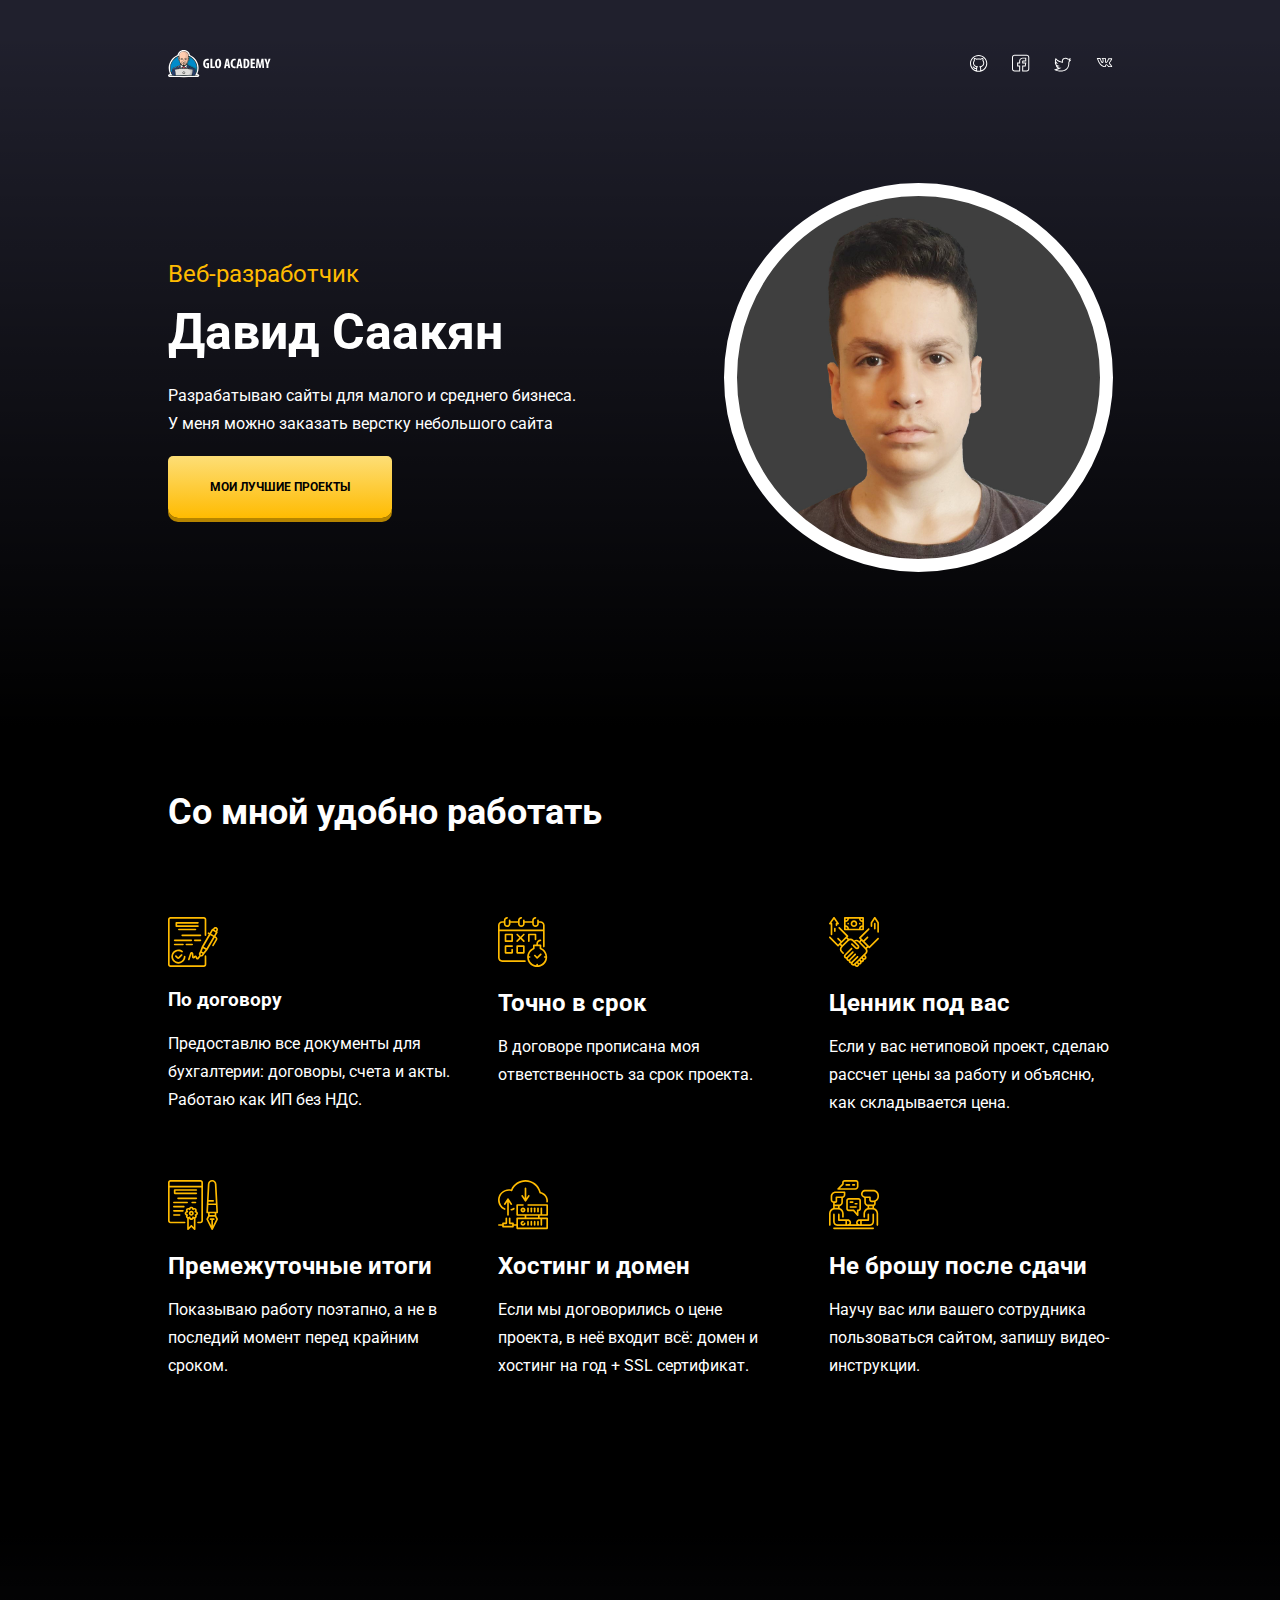
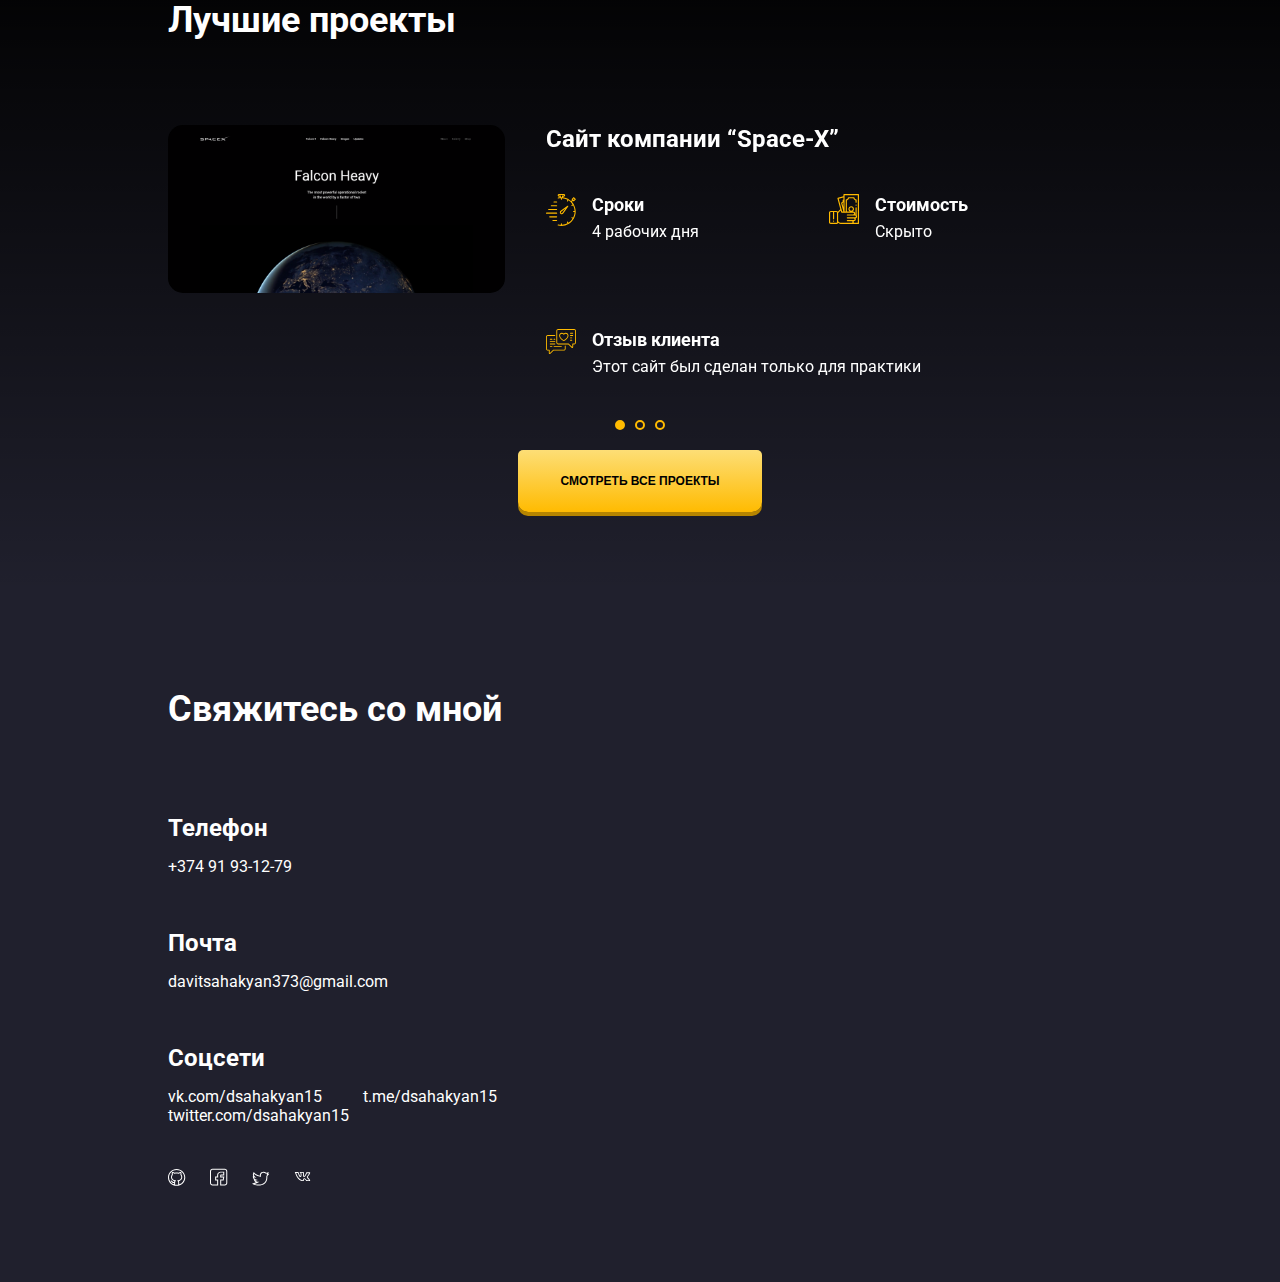
<file: index.html>
<!DOCTYPE html>
<html>
<!-- V2 -->

<head>
    <meta charset="UTF-8">
    <meta name="viewport" content="width=device-width, initial-scale=1.0">
    <link href="https://fonts.googleapis.com/css2?family=Roboto:wght@400;700&display=swap" rel="stylesheet">
    <link rel="stylesheet" href="css/swiper-bundle.min.css">
    <link rel="stylesheet" href="css/animate.min.css">
    <link rel="stylesheet" href="css/style.css">
    <title>Давид Саакян - Веб-разработчик</title>
</head>

<body>
    <header class="hero">
        <div class="container">
            <div class="hero-header">
                <img src="img/logo.svg" alt="" class="logo">
                <div class="social-links">
                    <a href="https://github.com/dsahakyan15" class="social-link">
                        <img src="img/social/github.svg" alt="Github"></a>
                    <a href="https://www.facebook.com/dsahakyan15/" class="social-link">
                        <img src="img/social/facebook.svg" alt="Facebook"></a>
                    <a href="https://twitter.com/dsahakyan15" class="social-link">
                        <img src="img/social/twitter.svg" alt="Twitter"></a>
                    <a href="https://vk.com/dsahakyan15" class="social-link">
                        <img src="img/social/vk.svg" alt="Vk"></a>
                </div>
                <!-- /.social-links -->
            </div>
            <!-- /.hero-header -->
            <div class="hero-content">
                <div class="hero-text">
                    <span class="hero-subtitle wow fadeInRight" data-wow-delay="0.2s">Веб-разработчик</span>
                    <h1 class="hero-title wow fadeInRight" data-wow-delay="0.4s">Давид Саакян</h1>
                    <p class="hero-description wow fadeInRight" data-wow-delay="0.6s">Разрабатываю сайты для малого и
                        среднего бизнеса. У меня можно заказать
                        верстку небольшого сайта</p>
                    <a class="button hero-button" href="#projects" data-wow-delay="0.8s">Мои лучшие проекты</a>
                </div>
                <!-- /.hero-text -->
                <div class="hero-avatar wow fadeIn" data-wow-delay="1.5s">
                </div>
                <!-- /.hero-avatar -->
            </div>
            <!-- /.hero-content -->
        </div>
    </header>
    <main>
        <section class="features section">
            <div class="container">
                <h2 class="section-title">Со мной удобно работать</h2>
                <div class="features-block">
                    <div class="features-item">
                        <img src="img/offer-img.svg" alt="По договору" class="features-img">
                        <h3 class="fetures-title">По договору</h3>
                        <p class="features-text">Предоставлю все документы для бухгалтерии: договоры, счета и акты.
                            Работаю как ИП без НДС.</p>
                    </div>
                    <div class="features-item">
                        <img src="img/deadline-img.svg" alt="Точно в срок" class="features-img">
                        <h3 class="features-title">Точно в срок</h3>
                        <p class="features-text">В договоре прописана моя ответственность за срок проекта.</p>
                    </div>
                    <div class="features-item">
                        <img src="img/agreement-img.svg" alt="Ценник под вас" class="features-img">
                        <h3 class="features-title">Ценник под вас</h3>
                        <p class="features-text">Если у вас нетиповой проект, сделаю рассчет цены за работу и объясню,
                            как складывается цена.</p>
                    </div>
                    <div class="features-item">
                        <img src="img/steps-img.svg" alt="Премежуточные итоги" class="features-img">
                        <h3 class="features-title">Премежуточные итоги</h3>
                        <p class="features-text">Показываю работу поэтапно, а не в последий момент перед крайним сроком.
                        </p>
                    </div>
                    <div class="features-item">
                        <img src="img/storage-img.svg" alt="Хостинг и домен " class="features-img">
                        <h3 class="features-title">Хостинг и домен</h3>
                        <p class="features-text">Если мы договорились о цене проекта, в неё входит всё: домен и хостинг
                            на год + SSL сертификат.</p>
                    </div>
                    <div class="features-item">
                        <img src="img/conversation-img.svg" alt="Не брошу после сдачи" class="features-img">
                        <h3 class="features-title">Не брошу после сдачи</h3>
                        <p class="features-text">Научу вас или вашего сотрудника пользоваться сайтом, запишу
                            видео-инструкции.</p>
                    </div>
                </div>
            </div>
            <!-- /.container -->
        </section>
        <!-- /.features -->
        <section class="section projects" id="projects">
            <div class="container">
                <h2 class="section-title">Лучшие проекты</h2>
                <!-- Slider main container -->
                <div class="swiper-container projects-slider">
                    <!-- Additional required wrapper -->
                    <div class="swiper-wrapper">
                        <!-- Slides -->
                        <!-- Space X -->
                        <div class="swiper-slide projects-slide">
                            <div class="project-image">
                                <a href="https://dsahakyan15.github.io/Space-X/">
                                    <img src="img/projects/Space-X.png" alt="Сайт компании “Space-X”"
                                        class="project-img">
                                </a>
                            </div>
                            <div class="project-text">
                                <h3 class="project-title">Сайт компании “Space-X”</h3>
                                <div class="project-time">
                                    <img src="img/time-icon.svg" alt="Сроки" class="project-icon">
                                    <div class="project-description">
                                        <h4 class="project-subtitle">Сроки</h4>
                                        <p class="project-paragraph">4 рабочих дня</p>
                                    </div>
                                </div>
                                <!-- /.project-time -->
                                <div class="project-cost">
                                    <img src="img/cost-icon.svg" alt="Стоимость" class="project-icon">
                                    <div class="project-description">
                                        <h4 class="project-subtitle">Стоимость</h4>
                                        <p class="project-paragraph">Скрыто</p>
                                    </div>
                                </div>
                                <!-- /.project-cost -->
                                <div class="project-feedback">
                                    <img src="img/feedback-icon.svg" alt="Отзыв клиента" class="project-icon">
                                    <div class="project-description">
                                        <h4 class="project-subtitle">Отзыв клиента</h4>
                                        <p class="project-paragraph">Этот сайт был сделан только для практики</p>
                                    </div>
                                </div>
                                <!-- /.project-feedback -->
                            </div>
                        </div>
                        <!-- /.Space X -->
                        <!-- Batman -->
                        <div class="swiper-slide projects-slide">
                            <div class="project-image">
                                <a href="https://dsahakyan15.github.io/Batman/">
                                    <img src="img/projects/Batman.png" alt="Сайт фильма “Batman”"
                                        class="project-img">
                                </a>
                            </div>
                            <div class="project-text">
                                <h3 class="project-title">Сайт фильма “Batman”</h3>
                                <div class="project-time">
                                    <img src="img/time-icon.svg" alt="Сроки" class="project-icon">
                                    <div class="project-description">
                                        <h4 class="project-subtitle">Сроки</h4>
                                        <p class="project-paragraph">4 рабочих дня</p>
                                    </div>
                                </div>
                                <!-- /.project-time -->
                                <div class="project-cost">
                                    <img src="img/cost-icon.svg" alt="Стоимость" class="project-icon">
                                    <div class="project-description">
                                        <h4 class="project-subtitle">Стоимость</h4>
                                        <p class="project-paragraph">Скрыто</p>
                                    </div>
                                </div>
                                <!-- /.project-cost -->
                                <div class="project-feedback">
                                    <img src="img/feedback-icon.svg" alt="Отзыв клиента" class="project-icon">
                                    <div class="project-description">
                                        <h4 class="project-subtitle">Отзыв клиента</h4>
                                        <p class="project-paragraph">Этот сайт был сделан только для практики</p>
                                    </div>
                                </div>
                                <!-- /.project-feedback -->
                            </div>
                        </div>
                        <!-- /.Batman -->
                        <!-- Ghostbusters -->
                        <div class="swiper-slide projects-slide">
                            <div class="project-image">
                                <a href="https://dsahakyan15.github.io/Ghostbusters/">
                                    <img src="img/projects/Ghostbusters.png" alt="Сайт фильма “Ghostbusters”"
                                        class="project-img">
                                </a>
                            </div>
                            <div class="project-text">
                                <h3 class="project-title">Сайт фильма “Ghostbusters”</h3>
                                <div class="project-time">
                                    <img src="img/time-icon.svg" alt="Сроки" class="project-icon">
                                    <div class="project-description">
                                        <h4 class="project-subtitle">Сроки</h4>
                                        <p class="project-paragraph">5 рабочих дня</p>
                                    </div>
                                </div>
                                <!-- /.project-time -->
                                <div class="project-cost">
                                    <img src="img/cost-icon.svg" alt="Стоимость" class="project-icon">
                                    <div class="project-description">
                                        <h4 class="project-subtitle">Стоимость</h4>
                                        <p class="project-paragraph">Скрыто</p>
                                    </div>
                                </div>
                                <!-- /.project-cost -->
                                <div class="project-feedback">
                                    <img src="img/feedback-icon.svg" alt="Отзыв клиента" class="project-icon">
                                    <div class="project-description">
                                        <h4 class="project-subtitle">Отзыв клиента</h4>
                                        <p class="project-paragraph">Этот сайт был сделан только для практики</p>
                                    </div>
                                </div>
                                <!-- /.project-feedback -->
                            </div>
                        </div>
                        <!-- /.Ghostbusters -->
                    </div>
                    <!-- If we need pagination -->
                    <div class="projects-pagination"></div>

                </div>
                <a href="pages/projects.html"><button class="button projects-button">Смотреть все проекты </button></a>
            </div>
            <!-- /.container -->
        </section>
    </main>
    <footer class="section">
        <div class="container">
            <h2 class="section-title">Свяжитесь со мной</h2>
            <div class="contacts-block">
                <div class="contacts-text">
                    <div class="contacts-data">
                        <div class="contacts-phone">
                            <h4 class="contacts-title">
                                Телефон
                            </h4>
                            <a href="tel:+37491931279" class="contacts-link">+374 91 93-12-79</a>
                        </div>
                        <!-- /.contacts-phone -->
                        <div class="contacts-mail">
                            <h4 class="contacts-title">
                                Почта
                            </h4>
                            <a href="mailto:davitsahakyan373@gmail.com"
                                class="contacts-link">davitsahakyan373@gmail.com</a>
                        </div>
                        <!-- /.contacts-mail -->
                        <div class="contacts-social">
                            <h4 class="contacts-title">
                                Соцсети
                            </h4>
                            <a href="vk.com/dsahakyan15" class="contacts-link">vk.com/dsahakyan15</a>
                            <a href="t.me/dsahakyan15" class="contacts-link">t.me/dsahakyan15</a>
                            <a href="https://twitter.com/dsahakyan15" class="contacts-link">twitter.com/dsahakyan15</a>
                        </div>
                        <!-- /.contacts-social -->
                    </div>
                    <!-- /.contacts-data -->
                    <div class="social-links">
                        <a href="https://github.com/dsahakyan15" class="social-link">
                            <img src="img/social/github.svg" alt="Github"></a>
                        <a href="https://www.facebook.com/dsahakyan15/" class="social-link">
                            <img src="img/social/facebook.svg" alt="Facebook"></a>
                        <a href="https://twitter.com/dsahakyan15" class="social-link">
                            <img src="img/social/twitter.svg" alt="Twitter"></a>
                        <a href="https://vk.com/dsahakyan15" class="social-link">
                            <img src="img/social/vk.svg" alt="Vk"></a>
                    </div>
                    <!-- /.social-links -->
                </div>
                <!-- /.contacts-text -->

            </div>
            <!-- /.contacts-block -->
        </div>
    </footer>

    <script src="js/swiper-bundle.min.js"></script>
    <script src="js/wow.min.js"></script>
    <script src="js/script.js"></script>
</body>

</html>
</file>
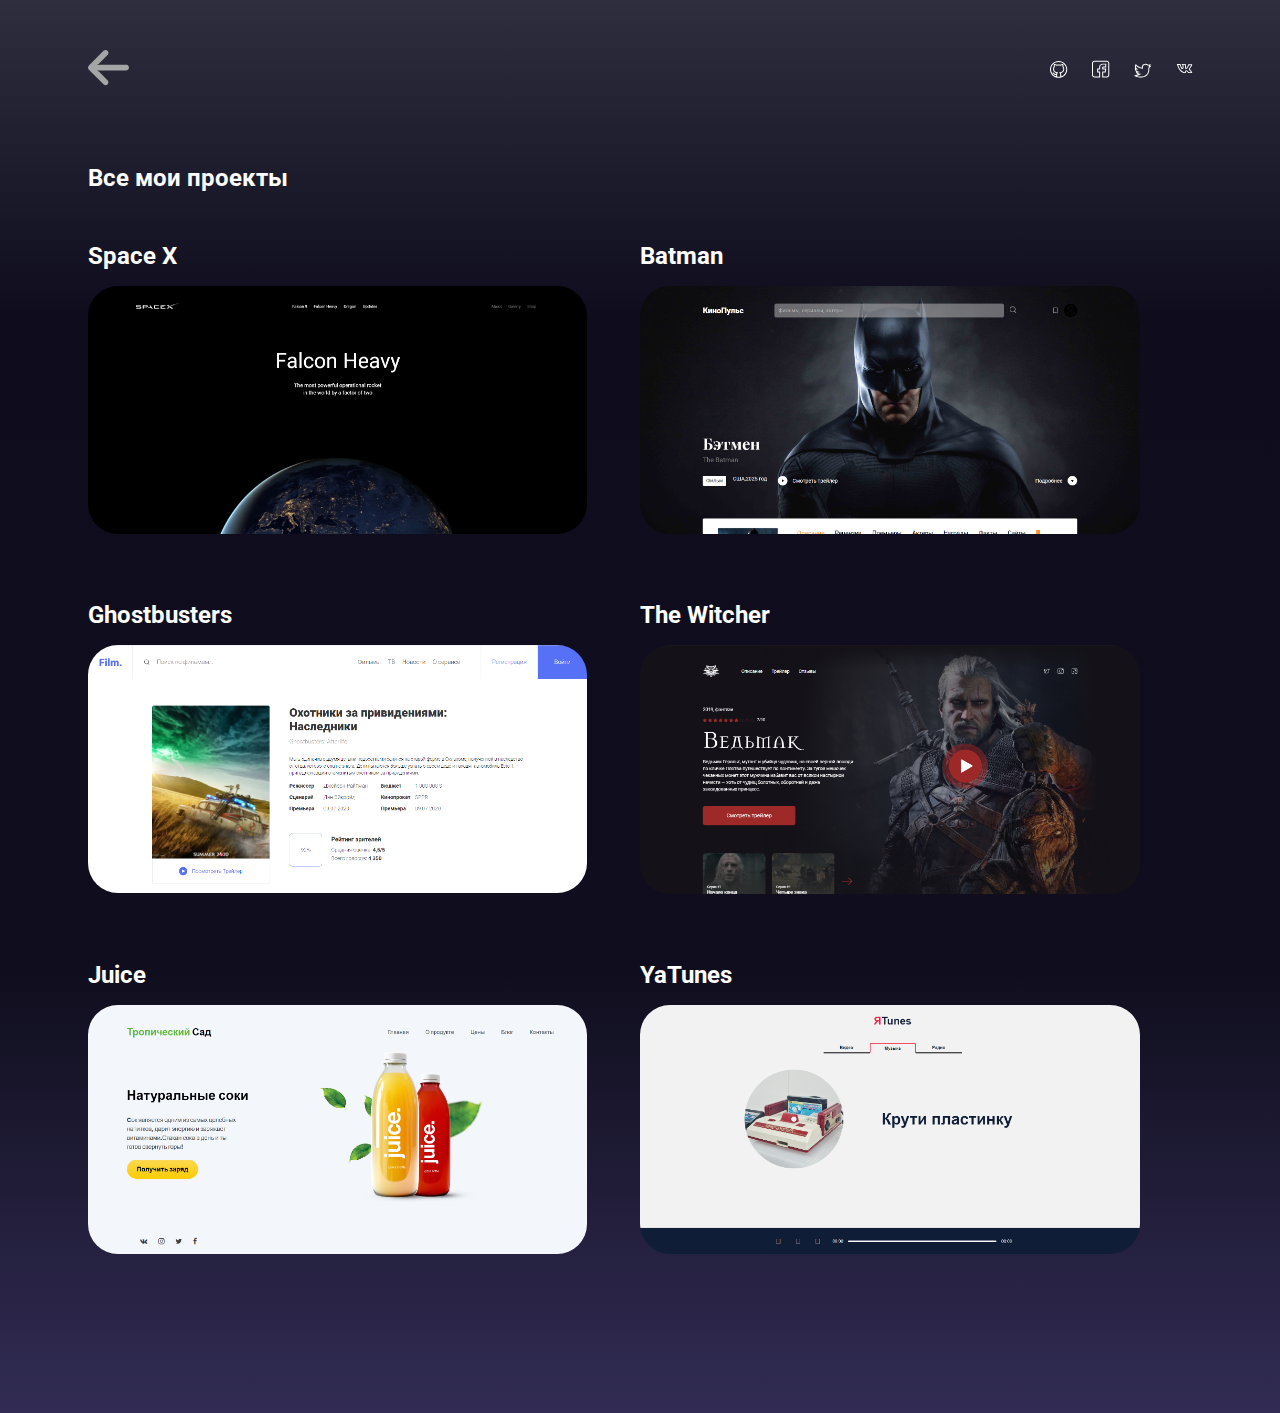
<file: pages/projects.html>
<!DOCTYPE html>
<html lang="en">

<head>
    <meta charset="UTF-8">
    <meta name="viewport" content="width=device-width, initial-scale=1.0">
    <title>Давид Саакян - Проекты</title>
    <link href="https://fonts.googleapis.com/css2?family=Roboto:wght@400;700&display=swap" rel="stylesheet">
    <link rel="stylesheet" href="../css/projects.css">
</head>

<body>
    <header class="hero">
        <div class="container">
            <div class="hero-header">
                <a href="../index.html" class="hero-back">
                    <img src="../img/back.svg" alt="Back to home" class="back">
                </a>
                <div class="social-links">
                    <a href="https://github.com/dsahakyan15" class="social-link">
                        <img src="../img/social/github.svg" alt="Github"></a>
                    <a href="https://www.facebook.com/dsahakyan15/" class="social-link">
                        <img src="../img/social/facebook.svg" alt="Facebook"></a>
                    <a href="https://twitter.com/dsahakyan15" class="social-link">
                        <img src="../img/social/twitter.svg" alt="Twitter"></a>
                    <a href="https://vk.com/dsahakyan15" class="social-link">
                        <img src="../img/social/vk.svg" alt="Vk"></a>
                </div>
                <!-- /.social-links -->
            </div>
        </div>
    </header>
    <main>
        <section class="section projects">
            <div class="container">
                <h2 class="projects-title">Все мои проекты</h2>
                <div class="projects-block">
                    <div class="projects-item">
                        <h3 class="projects-item__title">
                            <a href="https://dsahakyan15.github.io/Space-X/">
                                Space X
                            </a>
                        </h3>
                        <img src="../img/projects/Space-X.png" alt="Space-X" class="projects-img">
                    </div>
                    <div class="projects-item">
                        <h3 class="projects-item__title">
                            <a href="https://dsahakyan15.github.io/Batman/">
                                Batman
                            </a>
                        </h3>
                        <img src="../img/projects/Batman.png" alt="batman" class="projects-img">
                    </div>
                    <div class="projects-item">
                        <h3 class="projects-item__title">
                            <a href="https://dsahakyan15.github.io/Ghostbusters/">
                                Ghostbusters
                            </a>
                        </h3>
                        <img src="../img/projects/Ghostbusters.png" alt="Ghostbusters" class="projects-img">
                    </div>
                    <div class="projects-item">
                        <h3 class="projects-item__title">
                            <a href="https://dsahakyan15.github.io/TheWitcher/">
                                The Witcher
                            </a>
                        </h3>
                        <img src="../img/projects/TheWitcher.png" alt="TheWitcher" class="projects-img">
                    </div>
                    <div class="projects-item">
                        <h3 class="projects-item__title">
                            <a href="https://dsahakyan15.github.io/Juice/">
                                Juice
                            </a>
                        </h3>
                        <img src="../img/projects/Juice.png" alt="Juice" class="projects-img">
                    </div>
                    <div class="projects-item">
                        <h3 class="projects-item__title">
                            <a href="https://dsahakyan15.github.io/YaTunes/">
                                YaTunes
                            </a>
                            </h3>
                        <img src="../img/projects/YaTunes.png" alt="YaTunes" class="projects-img">
                    </div>
                </div>
            </div>
        </section>
    </main>
</body>

</html>
</file>
<file: css/style.css>
* {
  box-sizing: border-box;
  text-decoration: none;
}
img {
  max-width: 100%;
}
body {
  background-color: #20202d;
  margin: 0;
  color: #ffffff;
  font-family: "Roboto", sans-serif;
}
.container {
  width: 945px;
  max-width: 90%;
  margin: 0 auto;
}
.section {
  padding-top: 64px;
  padding-bottom: 92px;
}
.section-title {
  margin: 0;
  font-weight: bold;
  font-size: 36px;
  line-height: 42px;
  margin-bottom: 84px;
}
.hero {
  padding-top: 50px;
  background: linear-gradient(0.01deg, #000000 0.01%, rgba(0, 0, 0, 0) 95.44%);
  padding-bottom: 155px;
}
.hero-header {
  display: flex;
  justify-content: space-between;
  align-items: center;
  margin-bottom: 105px;
}
.social-link {
  margin-left: 20px;
}
.social-link:first-child {
  margin-left: 0px;
}
.hero-content {
  display: flex;
  justify-content: space-between;
  align-items: center;
}
.hero-subtitle {
  font-size: 24px;
  line-height: 28px;
  color: #ffbb01;
  display: block;
  margin-bottom: 15px;
}
.hero-title {
  font-weight: bold;
  font-size: 50px;
  line-height: 59px;
  margin-top: 0;
  margin-bottom: 20px;
}
.hero-description {
  font-size: 16px;
  line-height: 28px;
  max-width: 420px;
  margin-bottom: 38px;
}
.button {
  background: linear-gradient(180deg, #fdde76 0%, #ffbb01 100%);
  color:black;
  box-shadow: 0px 4px 0px #b68500;
  border-radius: 5px 5px 10px 10px;
  padding: 24px 42px;
  font-size: 12px;
  border: none;
  text-decoration: none;
  line-height: 14px;
  text-transform: uppercase;
  font-weight: bold;
}
.hero-avatar {
  width: 389px;
  height: 389px;
  background-color: #ffffff;
  border-radius: 50%;
  background-size: cover;
  background-image: url("../img/avatar.jpg");
  background-repeat: no-repeat;
  background-position: center bottom -20px;
  border: 13px solid #fff;
}
/* features */
.features {
  background-color: #000000;
}
.features-block {
  display: flex;
  flex-wrap: wrap;
  justify-content: space-between;
}
.features-item {
  flex-basis: 30%;
  margin-bottom: 63px;
}
.features-img {
  display: block;
  margin-bottom: 22px;
}
.features-title {
  font-weight: bold;
  font-size: 24px;
  line-height: 28px;
  margin: 0;
  margin-bottom: 16px;
}
.features-text {
  font-weight: normal;
  font-size: 16px;
  line-height: 28px;
  margin: 0;
}
/* projects */
.projects {
  background: linear-gradient(180deg, #000000 0%, rgba(0, 0, 0, 0) 95.44%);
}
.projects-slide {
  display: flex;
  align-items: flex-start;
  justify-content: space-between;
}
.project-text {
  flex-basis: 60%;
  display: flex;
  flex-wrap: wrap;
}
.project-title {
  flex-basis: 100%;
  font-weight: bold;
  font-size: 24px;
  line-height: 28px;
  margin: 0;
  margin-bottom: 41px;
}
.projects-button{
  margin: 20px auto;
  display: block;
}
.project-time,
.project-cost {
  flex-basis: 50%;
  margin-bottom: 44px;
}
.project-time,
.project-cost,
.project-feedback {
  display: flex;
  align-items: flex-start;
}
.project-icon {
  margin-right: 16px;
  flex-shrink: 0;
}
.project-img {
  border-radius: 15px;
  max-width: 338px;
}
.project-subtitle {
  margin: 0;
  font-weight: bold;
  font-size: 18px;
  line-height: 21px;
  margin-bottom: 7px;
}
.project-paragraph {
  margin: 0;
  font-weight: normal;
  font-size: 16px;
  line-height: 19px;
  margin-bottom: 44px;
}
.projects-bullet {
  width: 10px;
  height: 10px;
  border: 2px solid #ffbb01;
  border-radius: 50%;
  display: inline-block;
  margin-left: 5px;
  margin-right: 5px;
}
.projects-bullet-active {
  background-color: #ffbb01;
}
.projects-pagination {
  display: flex;
  align-items: center;
  justify-content: center;
}
/* contacts */




.contacts-text {
  flex-basis: 50%;
}
.contacts-block {
  display: flex;
  align-items: center;
  justify-content: space-between;
}
.contacts-data {
  display: flex;
  flex-wrap: wrap;
  margin-bottom: 42px;
}
.contacts-phone,
.contacts-mail {
  margin-bottom: 53px;
}
.contacts-phone {
  flex-basis: 40%;
}
.contacts-phone {
  flex-basis: 60%;
}
.contacts-social {
  flex-basis: 100%;
}
.contacts-title {
  font-weight: bold;
  font-size: 24px;
  line-height: 28px;
  margin: 0;
  margin-bottom: 15px;
}
.contacts-link {
  text-decoration: none;
  color: inherit;
  margin-right: 37px;
  margin-bottom: 20px;
}
.contacts-link:hover {
  text-decoration: underline;
}
@media (max-width: 1100px) {
  .hero-avatar {
    width: 300px;
    height: 300px;
    border-width: 10px;
    background-size: 100%;
  }
  .project-text{
    flex-basis: 50%;
  }
}
@media (max-width: 836px) {
  .hero-content {
    flex-direction: column;
  }
  .hero-avatar {
    order: 0;
    width: 300px;
    height: 300px;
    border-width: 10px;
    background-size: 100%;
  }
  .hero-text {
    order: 1;
    text-align: center;
  }
  .features-item {
    flex-basis: 40%;
  }
  .projects-slide {
    flex-direction: column;
  }
  .project-image {
    margin-bottom: 20px;
  }
  .contacts-block {
    flex-direction: column;
    align-items: flex-start;
  }
}
@media (max-width: 564px) {
  .hero {
    padding-bottom: 75px;
  }
  .hero-header {
    margin-bottom: 38px;
  }
  .hero-avatar {
    width: 113px;
    height: 113px;
    border-width: 4px;
    background-size: 100%;
  }
  .social-link {
    margin-left: 5px;
  }
  .hero-title {
    font-size: 24px;
    line-height: 28px;
  }
  .hero-subtitle {
    font-size: 16px;
    line-height: 27px;
    margin-bottom: 5px;
  }
  .hero-description {
    font-size: 14px;
    line-height: 140%;
  }
  .section {
    padding: 60px 0;
  }
  .section-title {
    font-size: 19px;
    line-height: 22px;
    margin-bottom: 60px;
    text-align: center;
  }
  .features-item {
    flex-basis: 80%;
    margin-bottom: 30px;
    margin: 0 auto;
  }
  .features-title {
    font-size: 18px;
    line-height: 28px;
  }
  .features-text {
    font-size: 14px;
    line-height: 28px;
  }
  .project-title {
    font-size: 18px;
    line-height: 150%;
  }
  .project-time,
  .project-cost,
  .project-feedback {
    flex-basis: 100%;
    margin-bottom: 30px;
  }
  .project-paragraph {
    font-size: 14px;
  }
  .contacts-link {
    display: block;
    margin-bottom: 13px;
    font-size: 14px;
    line-height: 16px;
  }
}
</file>
<file: css/projects.css>
* {
  text-decoration: none;
  color: #ffffff;
}
body {
  background-color: #20202d;
  font-family: "Roboto", sans-serif;
  margin: 0;
  background: linear-gradient(
    180deg,
    #2e2e3e 0%,
    #0f0d1d 22.4%,
    #100e1e 68.99%,
    #322c54 100%
  );
}
a:hover {
  text-decoration: underline;
}
.header {
  width: 100%;
  display: flex;
}
.hero {
  padding-top: 50px;
  padding-bottom: 10px;
}
.container {
  width: 1105px;
  max-width: 90%;
  margin: 0 auto;
}
.hero-header {
  display: flex;
  justify-content: space-between;
  align-items: center;
}
.social-link {
  margin-left: 20px;
}
.social-link:first-child {
  margin-left: 0px;
}
.section {
  padding-top: 64px;
  padding-bottom: 92px;
}
/* projects */

.projects-block {
  display: flex;
  flex-wrap: wrap;
  justify-content: space-between;
}
.projects-title {
  font-weight: bold;
  font-size: 24px;
  line-height: 28px;
  margin: 0;
  margin-bottom: 50px;
}
.projects-item__title {
  font-weight: bold;
  font-size: 24px;
  line-height: 28px;
  margin: 0;
  margin-bottom: 16px;
}
.projects-item {
  flex-basis: 50%;
  margin-bottom: 63px;
}
.projects-img {
  max-width: 500px;
  border-radius: 30px;
}
@media (max-width: 1100px) {
  .projects-img {
    max-width: 400px;
  }
}
@media (max-width: 836px) {
  .projects-img {
    max-width: 600px;
  }
}
@media (max-width: 564px) {
    .projects-img{
        max-width: 320px;
    }
}
</file>
